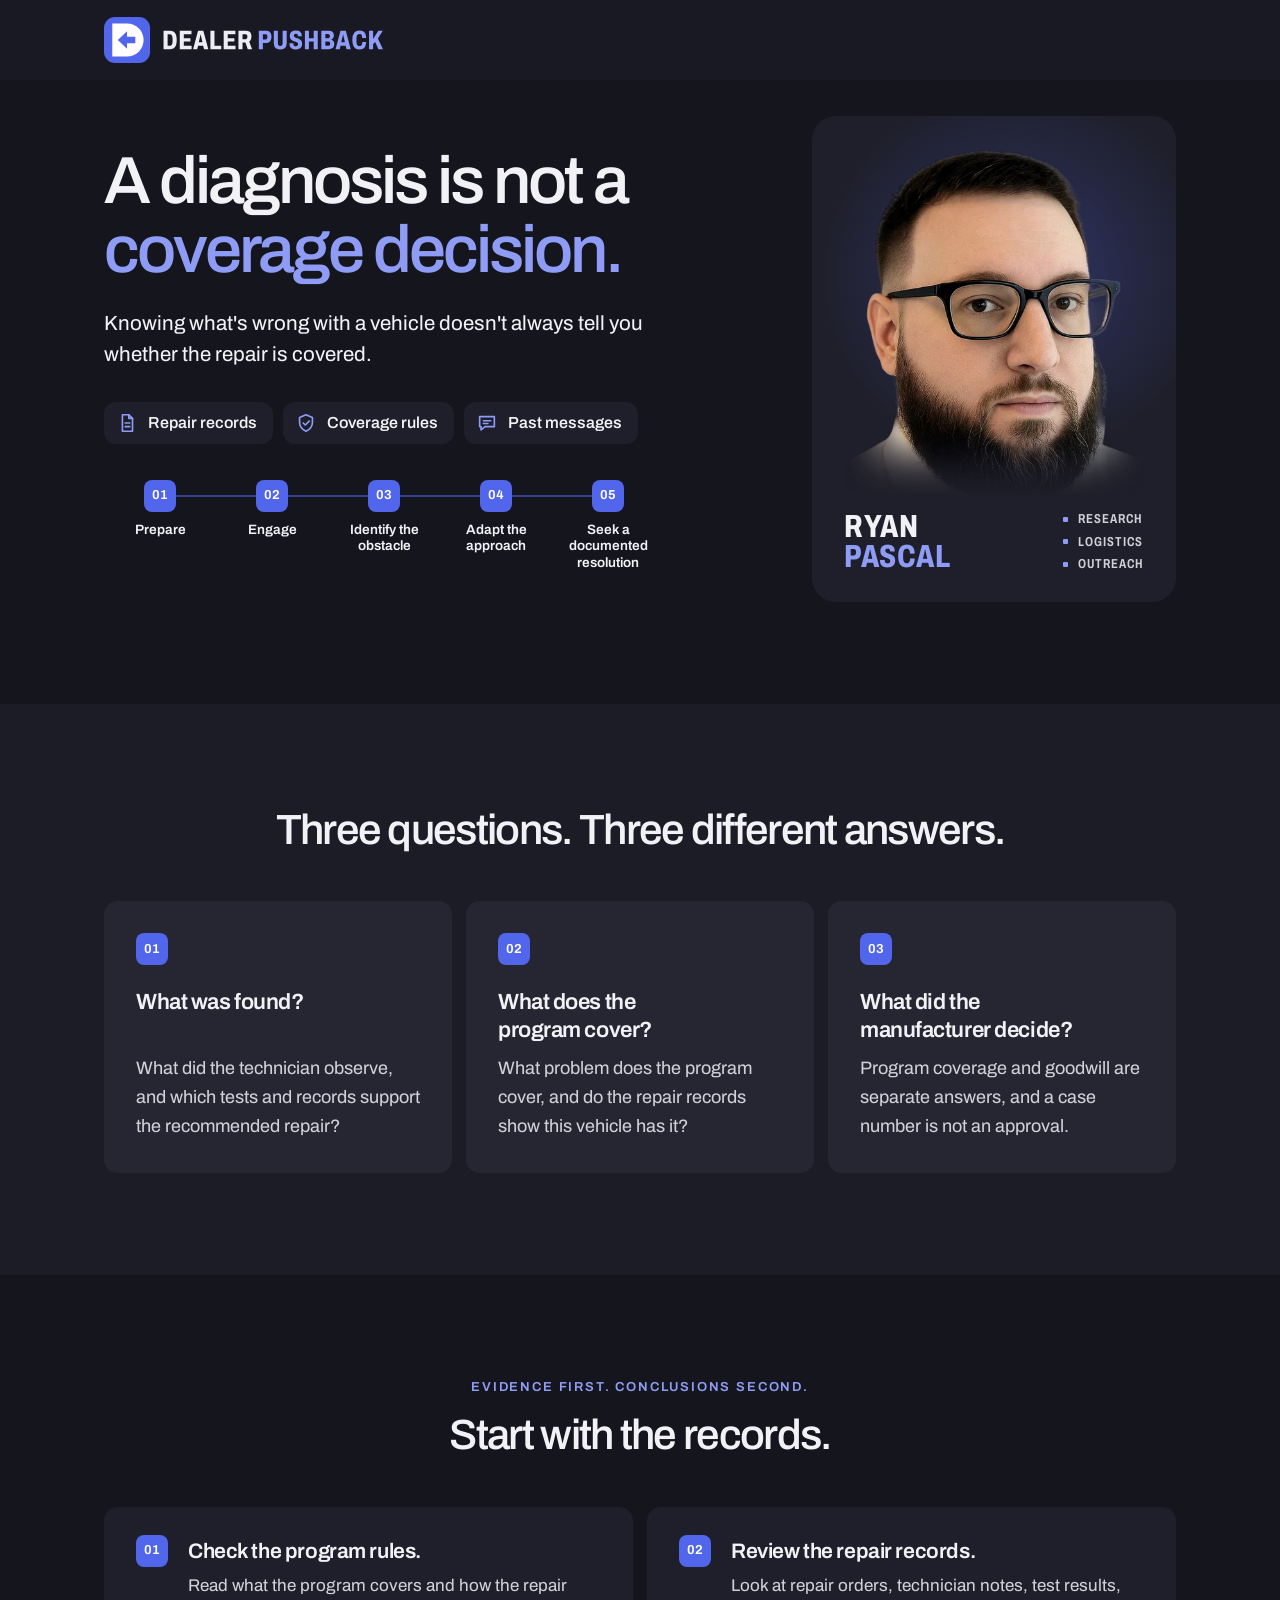
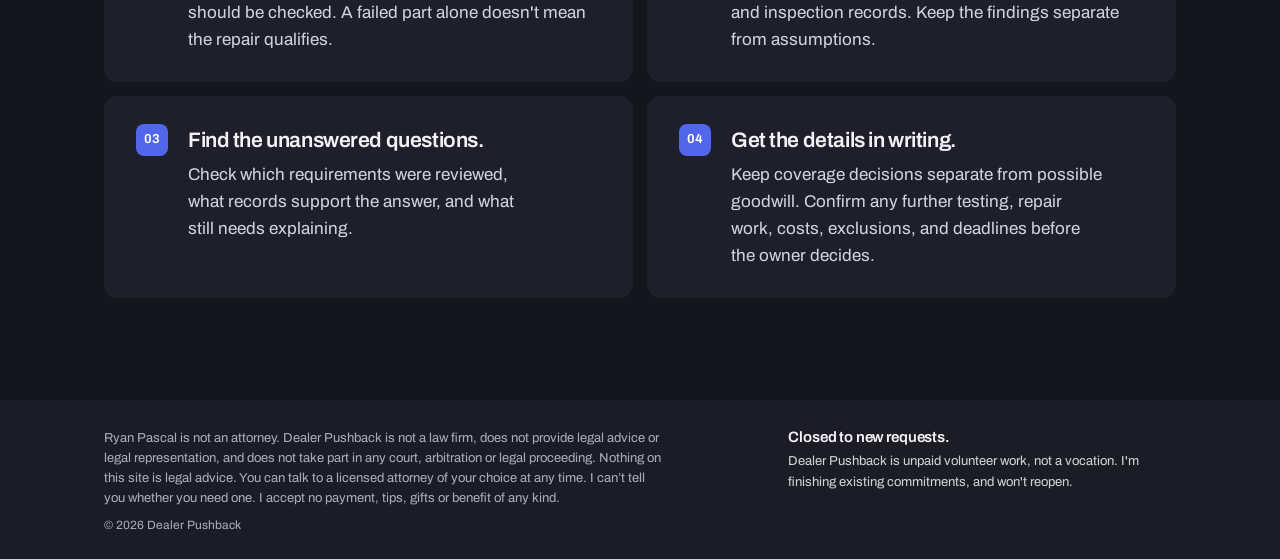
<file: index.html>
<!doctype html>
<html lang="en">
<head>
<meta charset="utf-8">
<meta name="viewport" content="width=device-width,initial-scale=1">
<meta name="color-scheme" content="dark">
<meta name="format-detection" content="telephone=no">
<title>Dealer Pushback | Diagnosis is not a coverage decision</title>
<meta name="description" content="A limited, unpaid research undertaking focused on documented repair findings, published coverage criteria, manufacturer review and owner decisions. No new requests accepted.">
<link rel="canonical" href="https://dealerpushback.com/">
<meta property="og:type" content="website">
<meta property="og:title" content="Dealer Pushback | Diagnosis is not a coverage decision">
<meta property="og:description" content="Understand the diagnosis. Check the published criteria. Ask what the documented decision actually says.">
<meta property="og:url" content="https://dealerpushback.com/">
<meta property="og:image" content="https://dealerpushback.com/assets/img/ryan-pascal.jpg">
<meta name="theme-color" content="#1c1c27">
<link rel="icon" href="favicon.svg?v=3" type="image/svg+xml">
<link rel="apple-touch-icon" href="assets/img/brand/apple-touch-icon.png?v=3">
<link rel="preload" href="assets/fonts/archivo-latin-variable.woff2" as="font" type="font/woff2" crossorigin>
<link rel="stylesheet" href="assets/css/site.css?v=ef9b9f9ad2">
</head>
<body>
<a class="skip-link" href="#main">Skip to content</a>
<header class="site-header">
  <div class="shell header-inner">
    <a class="wordmark" href="./"><img src="assets/img/brand/logo-primary.svg?v=3" width="281" height="46" alt="Dealer Pushback"></a>
  </div>
</header>
<main id="main">
  <section class="hero" aria-labelledby="main-title">
    <div class="shell hero-grid">
      <div class="hero-copy">
        <h1 id="main-title">A diagnosis is not a <em>coverage decision.</em></h1>
        <p class="hero-lede">Knowing what's wrong with a vehicle doesn't always tell you whether the repair is covered.</p>
        <div class="review">
          <ul class="review-list">
            <li><svg viewBox="0 0 24 24" aria-hidden="true"><path d="M7 3h7l4 4v14H7z"/><path d="M14 3v4h4"/><path d="M10 12h5M10 16h5"/></svg>Repair records</li>
            <li><svg viewBox="0 0 24 24" aria-hidden="true"><path d="M12 3l7 3v5.5c0 4.4-2.9 7.6-7 9.5-4.1-1.9-7-5.1-7-9.5V6z"/><path d="M9 12l2.2 2.2L15.5 10"/></svg>Coverage rules</li>
            <li><svg viewBox="0 0 24 24" aria-hidden="true"><path d="M4 5h16v11H10l-4.5 3.5V16H4z"/><path d="M8 9.5h8M8 12.5h5"/></svg>Past messages</li>
          </ul>
          <ol class="stepper" aria-label="My process">
            <li><span class="number" aria-hidden="true">01</span><span class="stepper-label">Prepare</span></li>
            <li><span class="number" aria-hidden="true">02</span><span class="stepper-label">Engage</span></li>
            <li><span class="number" aria-hidden="true">03</span><span class="stepper-label">Identify the obstacle</span></li>
            <li><span class="number" aria-hidden="true">04</span><span class="stepper-label">Adapt the approach</span></li>
            <li><span class="number" aria-hidden="true">05</span><span class="stepper-label">Seek a documented resolution</span></li>
          </ol>
        </div>
      </div>
      <figure class="hero-person">
        <picture>
          <source type="image/webp" srcset="assets/img/ryan-pascal-480.webp?v=3 480w, assets/img/ryan-pascal.webp?v=3 960w" sizes="(max-width: 720px) 112px, 420px">
          <img src="assets/img/ryan-pascal-480.jpg?v=3" srcset="assets/img/ryan-pascal-480.jpg?v=3 480w, assets/img/ryan-pascal.jpg?v=3 960w" sizes="(max-width: 720px) 112px, 420px" width="480" height="600" alt="Headshot of Ryan Pascal" decoding="async" fetchpriority="high">
        </picture>
        <figcaption><strong class="person-name">Ryan <span>Pascal</span></strong><span class="caption-role"><span>Research</span><span>Logistics</span><span>Outreach</span></span></figcaption>
      </figure>
    </div>
  </section>

  <section id="approach" class="questions section-block band" aria-labelledby="questions-title">
    <div class="shell">
      <div class="section-heading"><h2 id="questions-title">Three questions. Three different answers.</h2></div>
      <div class="question-grid">
        <div class="question"><span class="number" aria-hidden="true">01</span><h3>What was found?</h3><p>What did the technician observe, and which tests and records support the recommended&nbsp;repair?</p></div>
        <div class="question"><span class="number" aria-hidden="true">02</span><h3>What does the program cover?</h3><p>What problem does the program cover, and do the repair records show this vehicle has&nbsp;it?</p></div>
        <div class="question"><span class="number" aria-hidden="true">03</span><h3>What did the manufacturer decide?</h3><p>Program coverage and goodwill are separate answers, and a case number is not an&nbsp;approval.</p></div>
      </div>
    </div>
  </section>

  <section class="process section-block" aria-labelledby="process-title">
    <div class="shell">
      <div class="section-heading"><p class="eyebrow">Evidence first. Conclusions second.</p><h2 id="process-title">Start with the records.</h2></div>
      <ol class="process-list">
        <li><span class="number" aria-hidden="true">01</span><div><h3>Check the program rules.</h3><p>Read what the program covers and how the repair should be checked. A failed part alone doesn't mean the repair&nbsp;qualifies.</p></div></li>
        <li><span class="number" aria-hidden="true">02</span><div><h3>Review the repair records.</h3><p>Look at repair orders, technician notes, test results, and inspection records. Keep the findings separate from&nbsp;assumptions.</p></div></li>
        <li><span class="number" aria-hidden="true">03</span><div><h3>Find the unanswered questions.</h3><p>Check which requirements were reviewed, what records support the answer, and what still needs&nbsp;explaining.</p></div></li>
        <li><span class="number" aria-hidden="true">04</span><div><h3>Get the details in writing.</h3><p>Keep coverage decisions separate from possible goodwill. Confirm any further testing, repair work, costs, exclusions, and deadlines before the owner&nbsp;decides.</p></div></li>
      </ol>
    </div>
  </section>

</main>
<footer class="footer"><div class="shell footer-grid">
  <div class="footer-legal">
    <p>Ryan Pascal is not an attorney. Dealer Pushback is not a law firm, does not provide legal advice or legal representation, and does not take part in any court, arbitration or legal proceeding. Nothing on this site is legal advice. You can talk to a licensed attorney of your choice at any time. I can&rsquo;t tell you whether you need one. I accept no payment, tips, gifts or benefit of any kind.</p>
    <p class="copyright">&copy; 2026 Dealer Pushback</p>
  </div>
  <section class="footer-status" aria-labelledby="closed-title">
    <h2 id="closed-title">Closed to new requests.</h2>
    <p>Dealer Pushback is unpaid volunteer work, not a vocation. I'm finishing existing commitments, and won't reopen.</p>
  </section>
</div></footer>
</body>
</html>
</file>
<file: assets/css/site.css>
/* Dealer Pushback: dark, calm, one cobalt accent. Built from DESIGN.md. Static hosting only. */
@font-face { font-family: Archivo; src:url('../fonts/archivo-latin-variable.woff2') format('woff2'); font-style:normal; font-weight:100 900; font-stretch:62% 125%; font-display:swap; }
:root {
  color-scheme:dark;
  /* Surfaces: canvas and band alternate by section; cards sit one step above their section. */
  --canvas:#15151d; --band:#1c1c27;
  --card:#1f1f2b; --card-on-band:#262633;
  /* Text: all pass WCAG AA on every surface. */
  --text:#f2f2f6; --muted:#d0d0d9; --faint:#a9a9b7;
  /* One blue family, matching the logo: tile cobalt for fills, logo "PUSHBACK" tint for text. */
  --cobalt:#5266eb; --cobalt-text:#8f9cf5; --cobalt-deep:#222a66;
  --radius-sm:4px; --radius-badge:8px; --radius-card:14px; --radius-photo:24px; --radius-pill:999px;
  --max:1200px; --gutter:clamp(24px,5vw,64px);
  --section:clamp(72px,8vw,112px); --card-pad:32px; --gap:14px;
  --header:80px;
  --measure:62ch;
}
*,*::before,*::after {box-sizing:border-box}
html{scroll-behavior:smooth;scroll-padding-top:var(--header);-webkit-text-size-adjust:100%;background:var(--canvas)}
body{margin:0;background:var(--canvas);color:var(--text);font:430 18px/1.6 'Archivo','Helvetica Neue',Arial,sans-serif;-webkit-font-smoothing:antialiased}
a{color:var(--cobalt-text);text-decoration-thickness:1px;text-underline-offset:4px}
img,svg{display:block;max-width:100%}
:focus-visible{outline:2px solid var(--cobalt-text);outline-offset:4px;border-radius:var(--radius-sm)}
.shell{max-width:var(--max);margin:0 auto;padding:0 var(--gutter)}
.skip-link{position:absolute;left:-100vw;top:0;z-index:20;background:var(--cobalt);color:#fff;padding:12px 18px;border-radius:var(--radius-pill)}
.skip-link:focus{left:12px;top:12px}

/* Header: sticky frosted bar in the band shade. Logo only. No links besides home. */
.site-header{position:sticky;top:0;z-index:10;background:rgba(28,28,39,.82);-webkit-backdrop-filter:saturate(140%) blur(14px);backdrop-filter:saturate(140%) blur(14px)}
.header-inner{height:var(--header);display:flex;align-items:center;justify-content:space-between;gap:20px}
.wordmark{display:block;line-height:0;flex:0 0 auto}
.wordmark img{height:46px;width:auto}

/* Sections alternate canvas and band so each one reads as its own block. */
.section-block{padding:var(--section) 0}
.band{background:var(--band)}

/* Hero */
.hero{overflow:hidden}
.hero-grid{display:grid;grid-template-columns:minmax(0,1.3fr) minmax(280px,.75fr);gap:clamp(36px,6vw,96px);align-items:start;padding-top:clamp(40px,5vw,72px);padding-bottom:var(--section)}
h1{font-size:clamp(50px,5.2vw,76px);line-height:1.03;letter-spacing:-.045em;font-weight:540;max-width:720px;margin:0 0 24px;text-wrap:balance}
h1 em{font-style:normal;color:var(--cobalt-text)}
.hero-lede{max-width:30em;font-size:clamp(20px,1.6vw,23px);line-height:1.5;color:var(--text);margin:0 0 32px;text-wrap:pretty}
/* What I review: three chips between a short label and the outcome line. */
.review{max-width:560px}
.review-list{display:flex;flex-wrap:wrap;gap:10px;margin:0;padding:0;list-style:none}
.review-list li{display:inline-flex;align-items:center;gap:10px;padding:10px 16px 10px 12px;border-radius:12px;background:var(--card);color:var(--text);font-size:16px;font-weight:560;line-height:1.2}
.review-list svg{width:22px;height:22px;flex:0 0 22px;fill:none;stroke:var(--cobalt-text);stroke-width:1.8;stroke-linecap:round;stroke-linejoin:round}

/* Hero copy starts level with the top of the head in the portrait. */
.hero-grid>.hero-copy{padding:0;margin-top:3px}
/* Process stepper: numbered cobalt tiles joined by a thin line, names underneath. */
.stepper{position:relative;display:grid;grid-template-columns:repeat(5,minmax(0,1fr));margin:36px 0 0;padding:0;list-style:none;max-width:600px}
.stepper::before{content:"";position:absolute;left:10%;right:10%;top:15px;height:2px;background:var(--cobalt);opacity:.55}
.stepper li{position:relative;display:flex;flex-direction:column;align-items:center;gap:10px;padding:0 4px;text-align:center}
.stepper-label{font-size:13.5px;font-weight:620;line-height:1.25;color:var(--text);text-wrap:balance}
/* Portrait: transparent cutout that fades into the canvas, lit by a soft cobalt glow. No frame. */
/* Profile card: the portrait and nameplate sit on a --card panel so the right side reads as its own object.
   Pulled up by its top padding so the crown stays level with the headline's cap line. */
.hero-person{position:relative;isolation:isolate;margin:-28px 0 0;padding:28px 28px 26px;min-width:0;max-width:440px;justify-self:end;width:100%;background:var(--card);border-radius:var(--radius-photo);overflow:hidden}
.hero-person::before{content:"";position:absolute;z-index:-1;left:-10%;right:-10%;top:-6%;height:92%;background:radial-gradient(closest-side at 55% 42%,rgba(82,102,235,.36),rgba(82,102,235,.14) 55%,rgba(82,102,235,0) 100%);pointer-events:none}
.hero-person picture{display:block;width:100%}
.hero-person img{width:100%;height:auto;aspect-ratio:480/545;object-fit:cover;object-position:50% 0}
/* Nameplate: RYAN over PASCAL on the left, roles stacked on the right with cobalt squares. */
.hero-person figcaption{position:relative;display:flex;justify-content:space-between;align-items:center;gap:24px;max-width:300px;margin:14px auto 0;padding:0;line-height:1.4;text-align:left}
/* Name: the logo's condensed caps, surname in cobalt like "PUSHBACK". Roles split by small cobalt squares (the logo tile). */
.person-name{display:block;font-size:32px;line-height:.95;font-weight:760;font-stretch:75%;letter-spacing:.02em;text-transform:uppercase}
.person-name span{display:block;color:var(--cobalt-text)}
.hero-person figcaption .caption-role{display:block;margin:0;line-height:1.75;color:var(--muted);text-transform:uppercase;font-size:13px;font-weight:650;font-stretch:75%;letter-spacing:.08em}
.caption-role span{display:flex;align-items:center;gap:10px}
.caption-role span::before{content:"";flex:0 0 5px;width:5px;height:5px;border-radius:1px;background:var(--cobalt-text)}

/* Section headings: centered over their grids. */
.section-heading{max-width:780px;margin:0 auto 48px;text-align:center}
.eyebrow{margin:0 0 14px;color:var(--cobalt-text);font-size:13px;font-weight:620;letter-spacing:.14em;text-transform:uppercase}
h2{font-weight:540;letter-spacing:-.04em;line-height:1.1;font-size:clamp(32px,3.3vw,46px);margin:0;text-wrap:balance}
h3{font-size:22px;font-weight:620;letter-spacing:-.02em;line-height:1.25;margin:0 0 10px;text-wrap:balance}
/* Body copy: avoid one-word last lines. */
.question p,.process-list p,.footer p{text-wrap:pretty}
/* Step number: a small cobalt tile, echoing the logo mark. */
.number{display:inline-flex;align-items:center;justify-content:center;width:32px;height:32px;border-radius:var(--radius-badge);background:var(--cobalt);color:#fff;font-size:13px;font-weight:650;font-variant-numeric:tabular-nums;letter-spacing:0}

/* Three questions (on the band) */
.question-grid{display:grid;grid-template-columns:repeat(3,minmax(0,1fr));column-gap:var(--gap);row-gap:0}
.question{background:var(--card-on-band);border-radius:var(--radius-card);padding:var(--card-pad);display:grid;grid-row:span 3;grid-template-rows:subgrid;row-gap:0;align-content:start}
.question .number{margin-bottom:24px}
.question p{font-size:18px;line-height:1.6;color:var(--muted);margin:0}

/* Process (on the canvas): 2 x 2 grid of steps. */
.process-list{padding:0;margin:0;list-style:none;display:grid;grid-template-columns:repeat(2,minmax(0,1fr));gap:var(--gap)}
.process-list li{display:grid;grid-template-columns:32px minmax(0,1fr);gap:20px;background:var(--card);border-radius:var(--radius-card);padding:28px var(--card-pad)}
.process-list h3{font-size:21px;margin:3px 0 8px}
.process-list p{margin:0;font-size:17px;line-height:1.6;color:var(--muted)}

/* Footer: compact band. Legal text left, closure notice right. */
.footer{background:var(--band);padding:28px 0 24px}
.footer-grid{display:grid;grid-template-columns:minmax(0,1.6fr) minmax(0,1fr);gap:clamp(28px,5vw,72px);align-items:start}
.footer-legal{display:flex;flex-direction:column;gap:8px}
.footer p{margin:0;color:var(--faint);font-size:13px;line-height:1.55;max-width:80ch}
.footer .copyright{font-size:12px}
.footer-status h2{font-size:15px;font-weight:620;letter-spacing:-.01em;line-height:1.3;margin:0 0 4px;color:var(--text);text-wrap:wrap}
.footer-status p{color:var(--muted)}

/* 404 page */
.notfound{padding:clamp(64px,10vw,128px) 0 clamp(80px,12vw,160px)}
.notfound h1{margin-bottom:20px}

@media(max-width:1000px){
 .hero-grid{grid-template-columns:minmax(0,1.2fr) minmax(220px,.8fr);gap:36px}
 h1{font-size:clamp(46px,6vw,62px)}
 .question-grid{grid-template-columns:1fr;row-gap:var(--gap)}
 .question{grid-row:auto;grid-template-rows:none;grid-template-columns:32px minmax(0,1fr) minmax(0,1.5fr);column-gap:24px;align-items:start;padding:26px}
 .question .number{margin:0}
 .question h3{margin:3px 0 0}
 .hero-person figcaption .caption-role{font-size:12px}
 .review-list{display:grid;grid-template-columns:repeat(3,minmax(0,1fr));gap:8px}
 .review-list li{flex-direction:column;justify-content:center;gap:8px;padding:14px 6px 12px;font-size:14px;text-align:center}
}
@media(max-width:720px){
 :root{--gutter:20px;--card-pad:22px;--section:56px;--gap:12px;--header:64px}
 body{font-size:17px}
 .wordmark img{height:34px}
 .hero-grid{display:block;padding-top:32px;padding-bottom:var(--section)}
 h1{font-size:clamp(40px,11vw,60px);line-height:1.05;margin-bottom:18px}
 .hero-lede{font-size:19px;margin-bottom:26px}
 .hero-grid>.hero-copy{margin-top:0}
 .stepper{margin-top:28px}
 .stepper-label{font-size:12.5px}
 .hero-person{display:flex;gap:16px;align-items:center;max-width:none;margin:36px 0 0;padding:14px 18px 14px 10px;border-radius:18px}
 .hero-person::before{left:-18px;right:auto;top:-14px;width:148px;height:150px;background:radial-gradient(closest-side at 52% 42%,rgba(82,102,235,.38),rgba(82,102,235,.12) 60%,rgba(82,102,235,0) 100%)}
 .hero-person picture{width:112px;flex:0 0 112px}
 .hero-person img{width:112px;height:140px}
 .hero-person figcaption{flex:1;min-width:0;max-width:none;margin:0;padding:0;flex-direction:column;align-items:flex-start;gap:10px}
 .person-name{font-size:24px}
 .hero-person figcaption .caption-role{font-size:13px;letter-spacing:.08em;line-height:1.6}
 .section-heading{margin-bottom:28px}
 h2{font-size:clamp(30px,8vw,38px)}
 h3{font-size:20px}
 .question{display:block}
 .question .number{margin-bottom:16px}
 .question h3{margin:0 0 8px}
 .question p{font-size:17px}
 .process-list{grid-template-columns:1fr}
 .process-list li{grid-template-columns:32px 1fr;gap:16px;padding:22px}
 .process-list h3{font-size:20px}
 .footer{padding:24px 0 20px}
 .footer-grid{grid-template-columns:1fr;gap:16px}
 .footer-status{order:-1}
 .footer p{font-size:12.5px}
}
@media(max-width:360px){:root{--gutter:16px}.wordmark img{height:30px}}
@media(prefers-reduced-motion:reduce){html{scroll-behavior:auto}}
</file>
